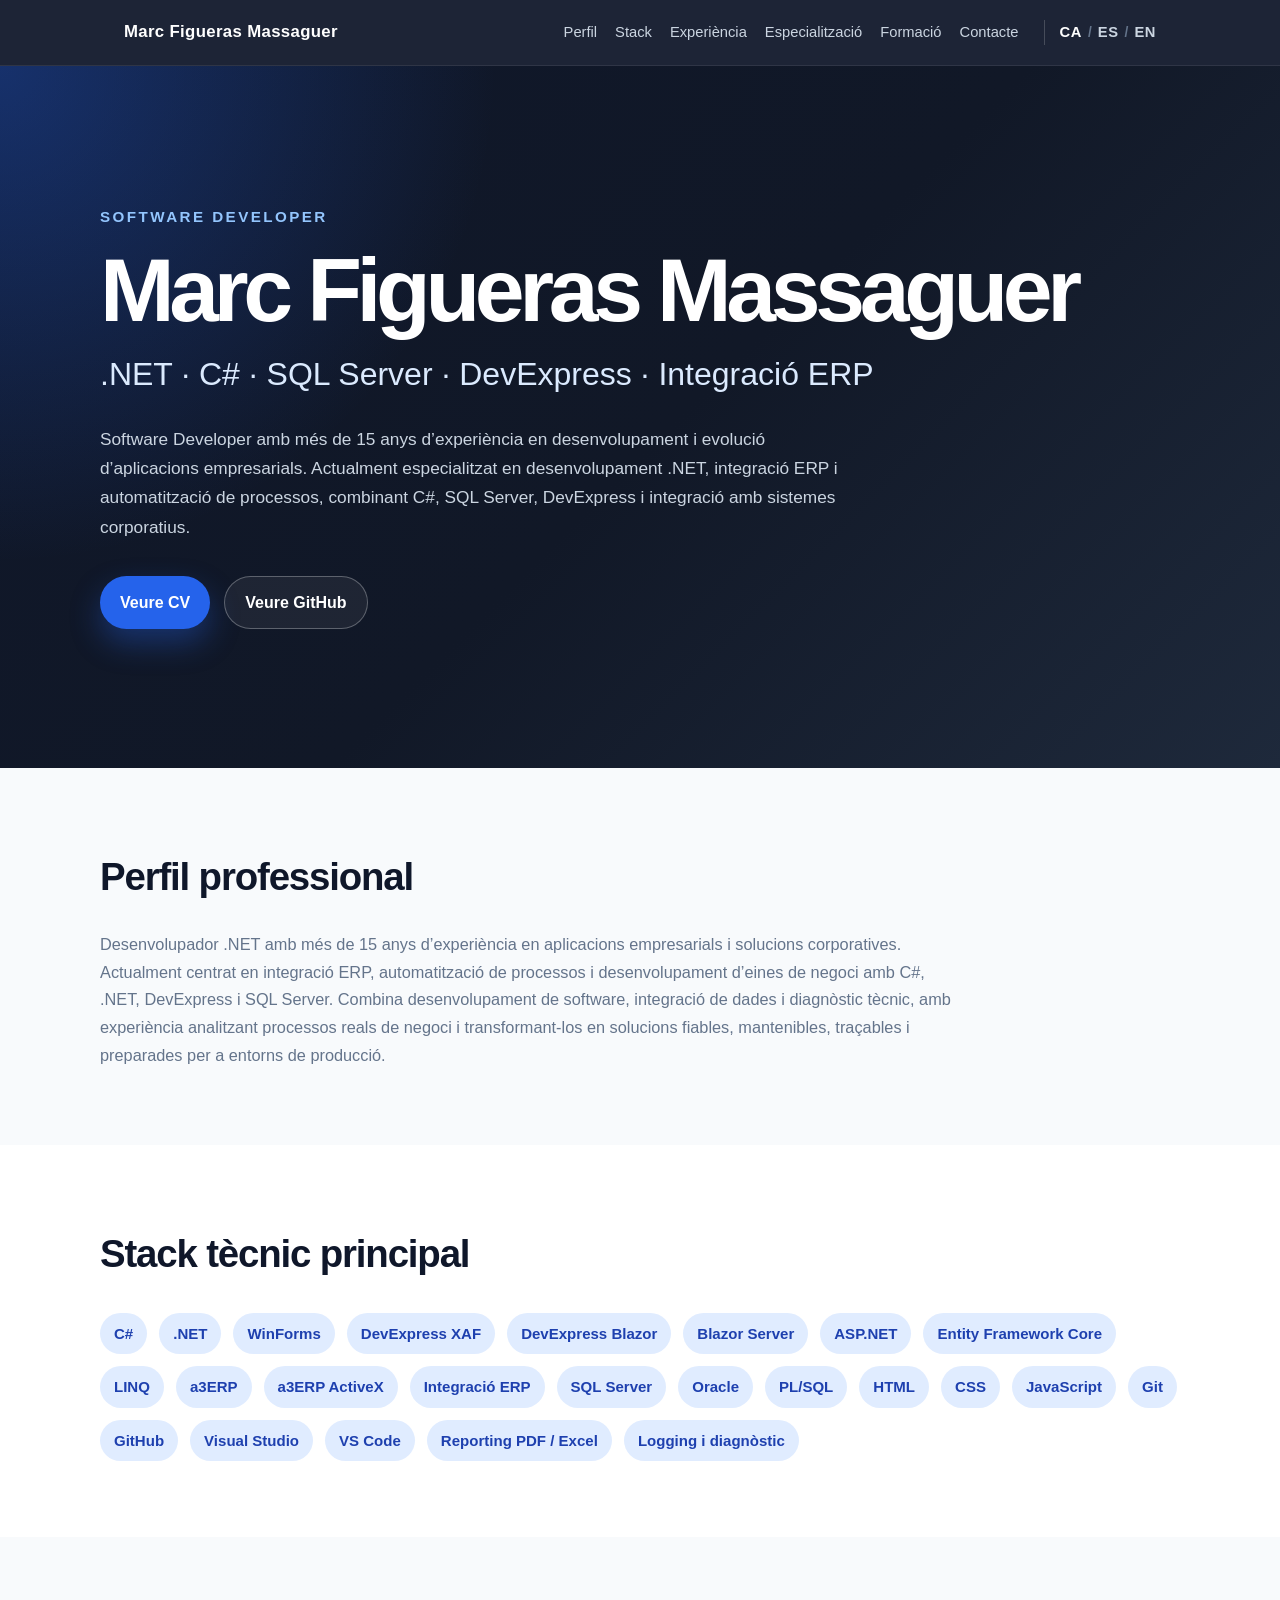
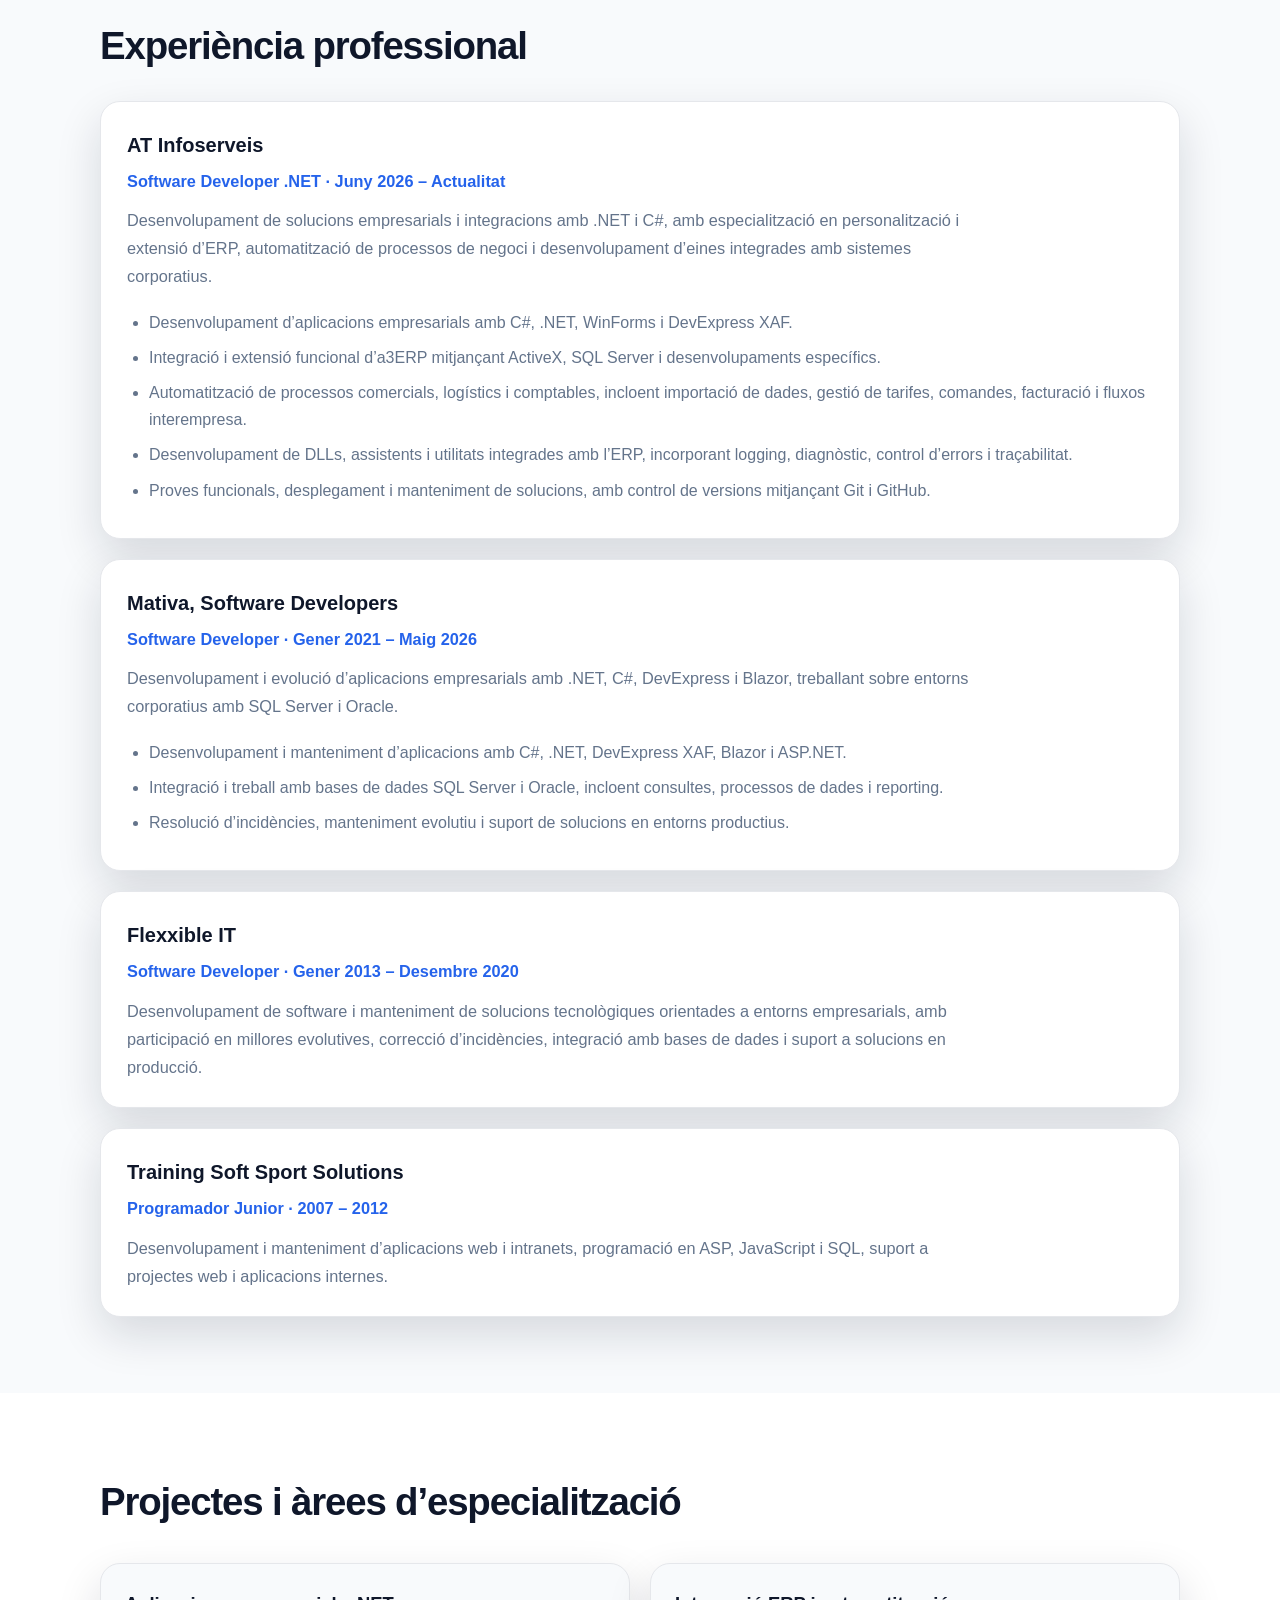
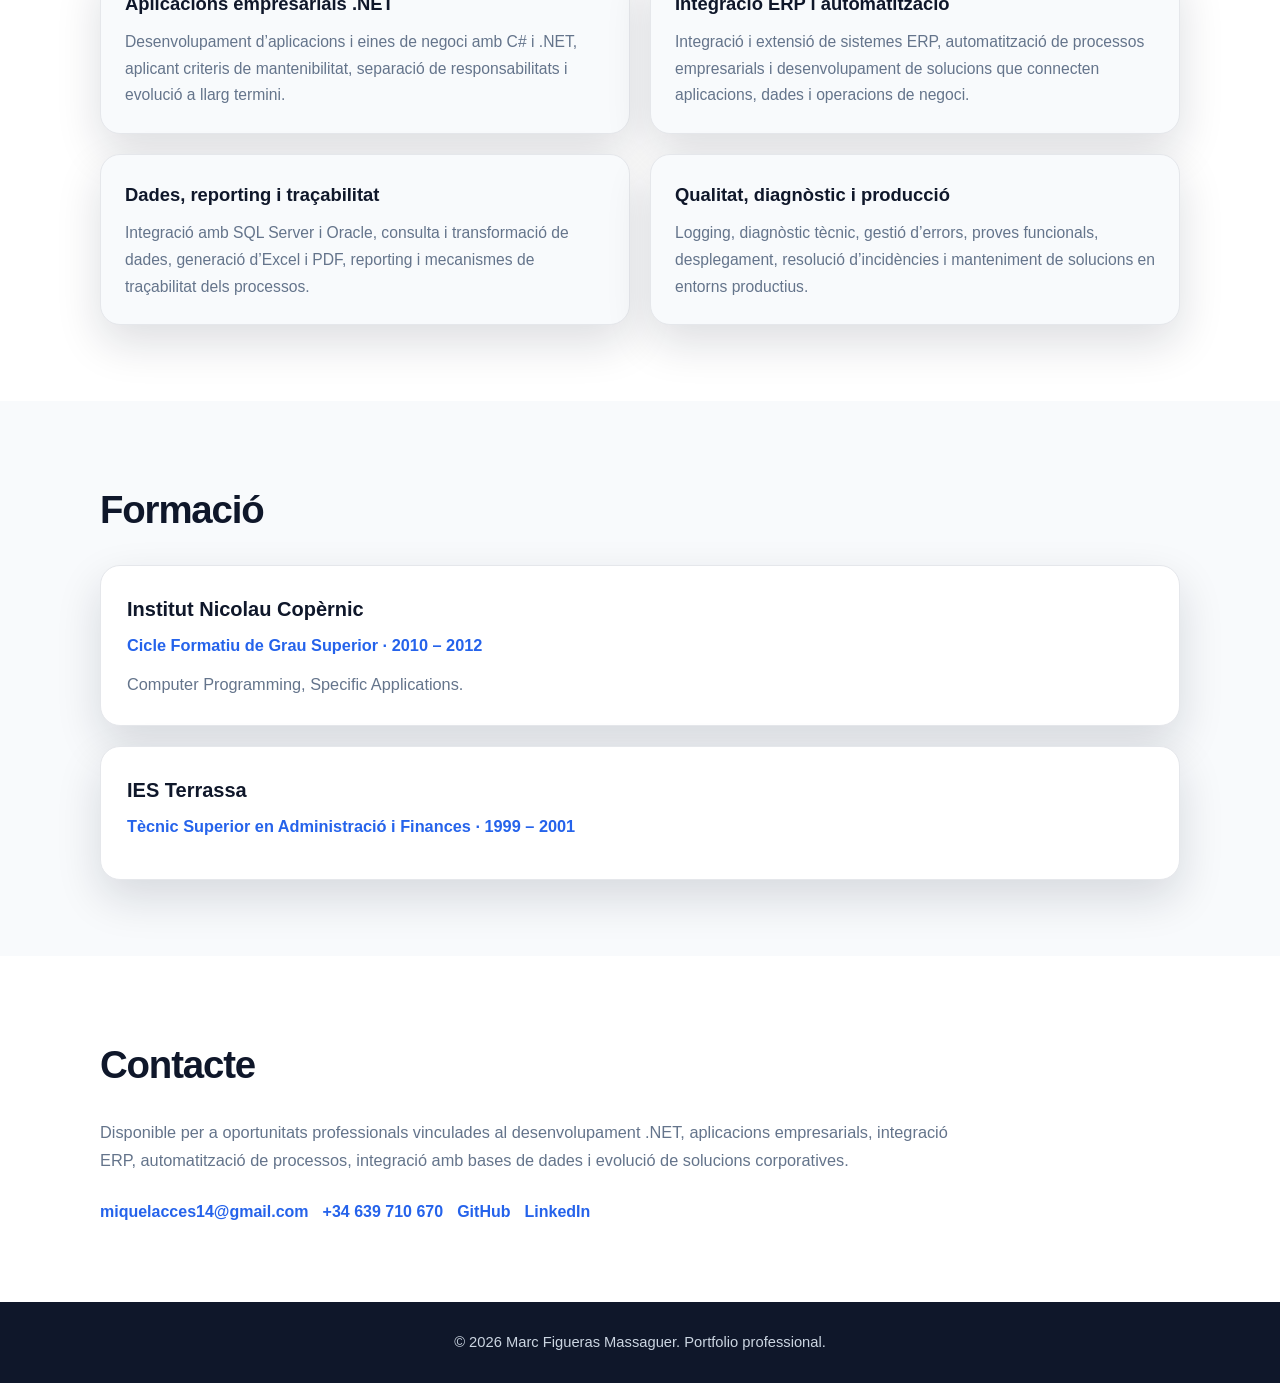
<file: index.html>
<!DOCTYPE html>
<html lang="ca">

<head>
  <meta charset="UTF-8" />
  <meta name="viewport" content="width=device-width, initial-scale=1.0" />

  <title>Marc Figueras Massaguer | .NET Software Developer</title>

  <meta
  name="description"
  content="Portfolio professional de Marc Figueras Massaguer, .NET Software Developer especialitzat en C#, DevExpress, SQL Server, integració ERP, a3ERP i aplicacions empresarials."/>

  <link rel="stylesheet" href="styles.css" />
</head>

<body id="top">

  <header class="site-header">
    <nav class="navbar">
      <div class="brand">Marc Figueras Massaguer</div>

      <div class="nav-links">
        <a href="#perfil">Perfil</a>
        <a href="#stack">Stack</a>
        <a href="#experiencia">Experiència</a>
        <a href="#especializacion">Especialització</a>
        <a href="#formacion">Formació</a>
        <a href="#contacto">Contacte</a>

        <div class="language-switcher">
          <a href="index.html" class="active">CA</a>
          <span>/</span>
          <a href="es.html">ES</a>
          <span>/</span>
          <a href="en.html">EN</a>
        </div>
      </div>
    </nav>
  </header>

  <main>
    <section class="hero">
      <div class="hero-content">
        <p class="eyebrow">Software Developer</p>

        <h1>Marc Figueras Massaguer</h1>

        <h2>.NET · C# · SQL Server · DevExpress · Integració ERP</h2>

        <p class="hero-text">
          Software Developer amb més de 15 anys d’experiència en desenvolupament
          i evolució d’aplicacions empresarials. Actualment especialitzat en
          desenvolupament .NET, integració ERP i automatització de processos,
          combinant C#, SQL Server, DevExpress i integració amb sistemes corporatius.
        </p>

        <div class="hero-actions">
          <a class="btn btn-primary" href="assets/cv/CV_Marc_Figueras_Software_Developer_CA.pdf" target="_blank" rel="noopener noreferrer">
            Veure CV
          </a>

          <a class="btn btn-secondary" href="https://github.com/FJ14Prog" target="_blank" rel="noopener noreferrer">
            Veure GitHub
          </a>
        </div>
      </div>
    </section>

    <section id="perfil" class="section">
      <div class="container">
        <h2>Perfil professional</h2>

        <p>
          Desenvolupador .NET amb més de 15 anys d’experiència en aplicacions
          empresarials i solucions corporatives. Actualment centrat en integració ERP,
          automatització de processos i desenvolupament d’eines de negoci amb C#,
          .NET, DevExpress i SQL Server.
          Combina desenvolupament de software, integració de dades i diagnòstic tècnic,
          amb experiència analitzant processos reals de negoci i transformant-los en
          solucions fiables, mantenibles, traçables i preparades per a entorns de producció.
        </p>
      </div>
    </section>

    <section id="stack" class="section section-alt">
      <div class="container">
        <h2>Stack tècnic principal</h2>

        <div class="tags">
          <span>C#</span>
          <span>.NET</span>
          <span>WinForms</span>
          <span>DevExpress XAF</span>
          <span>DevExpress Blazor</span>
          <span>Blazor Server</span>
          <span>ASP.NET</span>
          <span>Entity Framework Core</span>
          <span>LINQ</span>

          <span>a3ERP</span>
          <span>a3ERP ActiveX</span>
          <span>Integració ERP</span>

          <span>SQL Server</span>
          <span>Oracle</span>
          <span>PL/SQL</span>

          <span>HTML</span>
          <span>CSS</span>
          <span>JavaScript</span>

          <span>Git</span>
          <span>GitHub</span>
          <span>Visual Studio</span>
          <span>VS Code</span>

          <span>Reporting PDF / Excel</span>
          <span>Logging i diagnòstic</span>
        </div>
      </div>
    </section>

    <section id="experiencia" class="section">
      <div class="container">
        <h2>Experiència professional</h2>
        <article class="card">
          <h3>AT Infoserveis</h3>

          <p class="card-subtitle">
            Software Developer .NET · Juny 2026 – Actualitat
          </p>

          <p>
            Desenvolupament de solucions empresarials i integracions amb .NET i C#,
            amb especialització en personalització i extensió d’ERP, automatització
            de processos de negoci i desenvolupament d’eines integrades amb sistemes
            corporatius.
          </p>

          <ul class="card-list">
            <li>
              Desenvolupament d’aplicacions empresarials amb C#, .NET,
              WinForms i DevExpress XAF.
            </li>

            <li>
              Integració i extensió funcional d’a3ERP mitjançant ActiveX,
              SQL Server i desenvolupaments específics.
            </li>

            <li>
              Automatització de processos comercials, logístics i comptables,
              incloent importació de dades, gestió de tarifes, comandes,
              facturació i fluxos interempresa.
            </li>

            <li>
              Desenvolupament de DLLs, assistents i utilitats integrades amb
              l’ERP, incorporant logging, diagnòstic, control d’errors i
              traçabilitat.
            </li>

            <li>
              Proves funcionals, desplegament i manteniment de solucions,
              amb control de versions mitjançant Git i GitHub.
            </li>
          </ul>
        </article>
        <article class="card">
          <h3>Mativa, Software Developers</h3>

          <p class="card-subtitle">
            Software Developer · Gener 2021 – Maig 2026
          </p>

          <p>
            Desenvolupament i evolució d’aplicacions empresarials amb .NET,
            C#, DevExpress i Blazor, treballant sobre entorns corporatius
            amb SQL Server i Oracle.
          </p>

          <ul class="card-list">
            <li>
              Desenvolupament i manteniment d’aplicacions amb C#, .NET,
              DevExpress XAF, Blazor i ASP.NET.
            </li>

            <li>
              Integració i treball amb bases de dades SQL Server i Oracle,
              incloent consultes, processos de dades i reporting.
            </li>

            <li>
              Resolució d’incidències, manteniment evolutiu i suport
              de solucions en entorns productius.
            </li>
          </ul>
        </article>

        <article class="card">
          <h3>Flexxible IT</h3>
          <p class="card-subtitle">Software Developer · Gener 2013 – Desembre 2020</p>

          <p>
            Desenvolupament de software i manteniment de solucions tecnològiques orientades
            a entorns empresarials, amb participació en millores evolutives, correcció
            d’incidències, integració amb bases de dades i suport a solucions en producció.
          </p>
        </article>

        <article class="card">
          <h3>Training Soft Sport Solutions</h3>
          <p class="card-subtitle">Programador Junior · 2007 – 2012</p>

          <p>
            Desenvolupament i manteniment d’aplicacions web i intranets, programació en ASP,
            JavaScript i SQL, suport a projectes web i aplicacions internes.
          </p>
        </article>
      </div>
    </section>

    <section id="especializacion" class="section section-alt">
      <div class="container">
        <h2>Projectes i àrees d’especialització</h2>

        <div class="grid">
          <article class="mini-card">
            <h3>Aplicacions empresarials .NET</h3>

            <p>
              Desenvolupament d’aplicacions i eines de negoci amb C# i .NET,
              aplicant criteris de mantenibilitat, separació de responsabilitats
              i evolució a llarg termini.
            </p>
          </article>
          <article class="mini-card">
            <h3>Integració ERP i automatització</h3>

            <p>
              Integració i extensió de sistemes ERP, automatització de processos
              empresarials i desenvolupament de solucions que connecten aplicacions,
              dades i operacions de negoci.
            </p>
          </article>


          <article class="mini-card">
            <h3>Dades, reporting i traçabilitat</h3>

            <p>
              Integració amb SQL Server i Oracle, consulta i transformació de dades,
              generació d’Excel i PDF, reporting i mecanismes de traçabilitat
              dels processos.
            </p>
          </article>


          <article class="mini-card">
            <h3>Qualitat, diagnòstic i producció</h3>

            <p>
              Logging, diagnòstic tècnic, gestió d’errors, proves funcionals,
              desplegament, resolució d’incidències i manteniment de solucions
              en entorns productius.
            </p>
          </article>
        </div>
      </div>
    </section>

    <section id="formacion" class="section">
      <div class="container">
        <h2>Formació</h2>

        <article class="card">
          <h3>Institut Nicolau Copèrnic</h3>
          <p class="card-subtitle">Cicle Formatiu de Grau Superior · 2010 – 2012</p>
          <p>Computer Programming, Specific Applications.</p>
        </article>

        <article class="card">
          <h3>IES Terrassa</h3>
          <p class="card-subtitle">Tècnic Superior en Administració i Finances · 1999 – 2001</p>
        </article>
      </div>
    </section>

    <section id="contacto" class="section section-alt">
      <div class="container">
        <h2>Contacte</h2>

        <p>
          Disponible per a oportunitats professionals vinculades al desenvolupament .NET,
          aplicacions empresarials, integració ERP, automatització de processos,
          integració amb bases de dades i evolució de solucions corporatives.
        </p>

        <div class="contact-links">
          <a href="mailto:miquelacces14@gmail.com">miquelacces14@gmail.com</a>
          <a href="tel:+34639710670">+34 639 710 670</a>
          <a href="https://github.com/FJ14Prog" target="_blank" rel="noopener noreferrer">GitHub</a>
          <a href="https://www.linkedin.com/in/marcfigueras/" target="_blank" rel="noopener noreferrer">LinkedIn</a>
        </div>
      </div>
    </section>
  </main>
  <a
    href="#top"
    class="back-to-top"
    id="back-to-top"
    aria-label="Tornar a dalt"
    title="Tornar a dalt"
  >
    ↑
  </a>

  <footer class="site-footer">
    <p>© <span id="current-year"></span> Marc Figueras Massaguer. Portfolio professional.</p>
  </footer>

  <script src="script.js"></script>
</body>

</html>
</file>
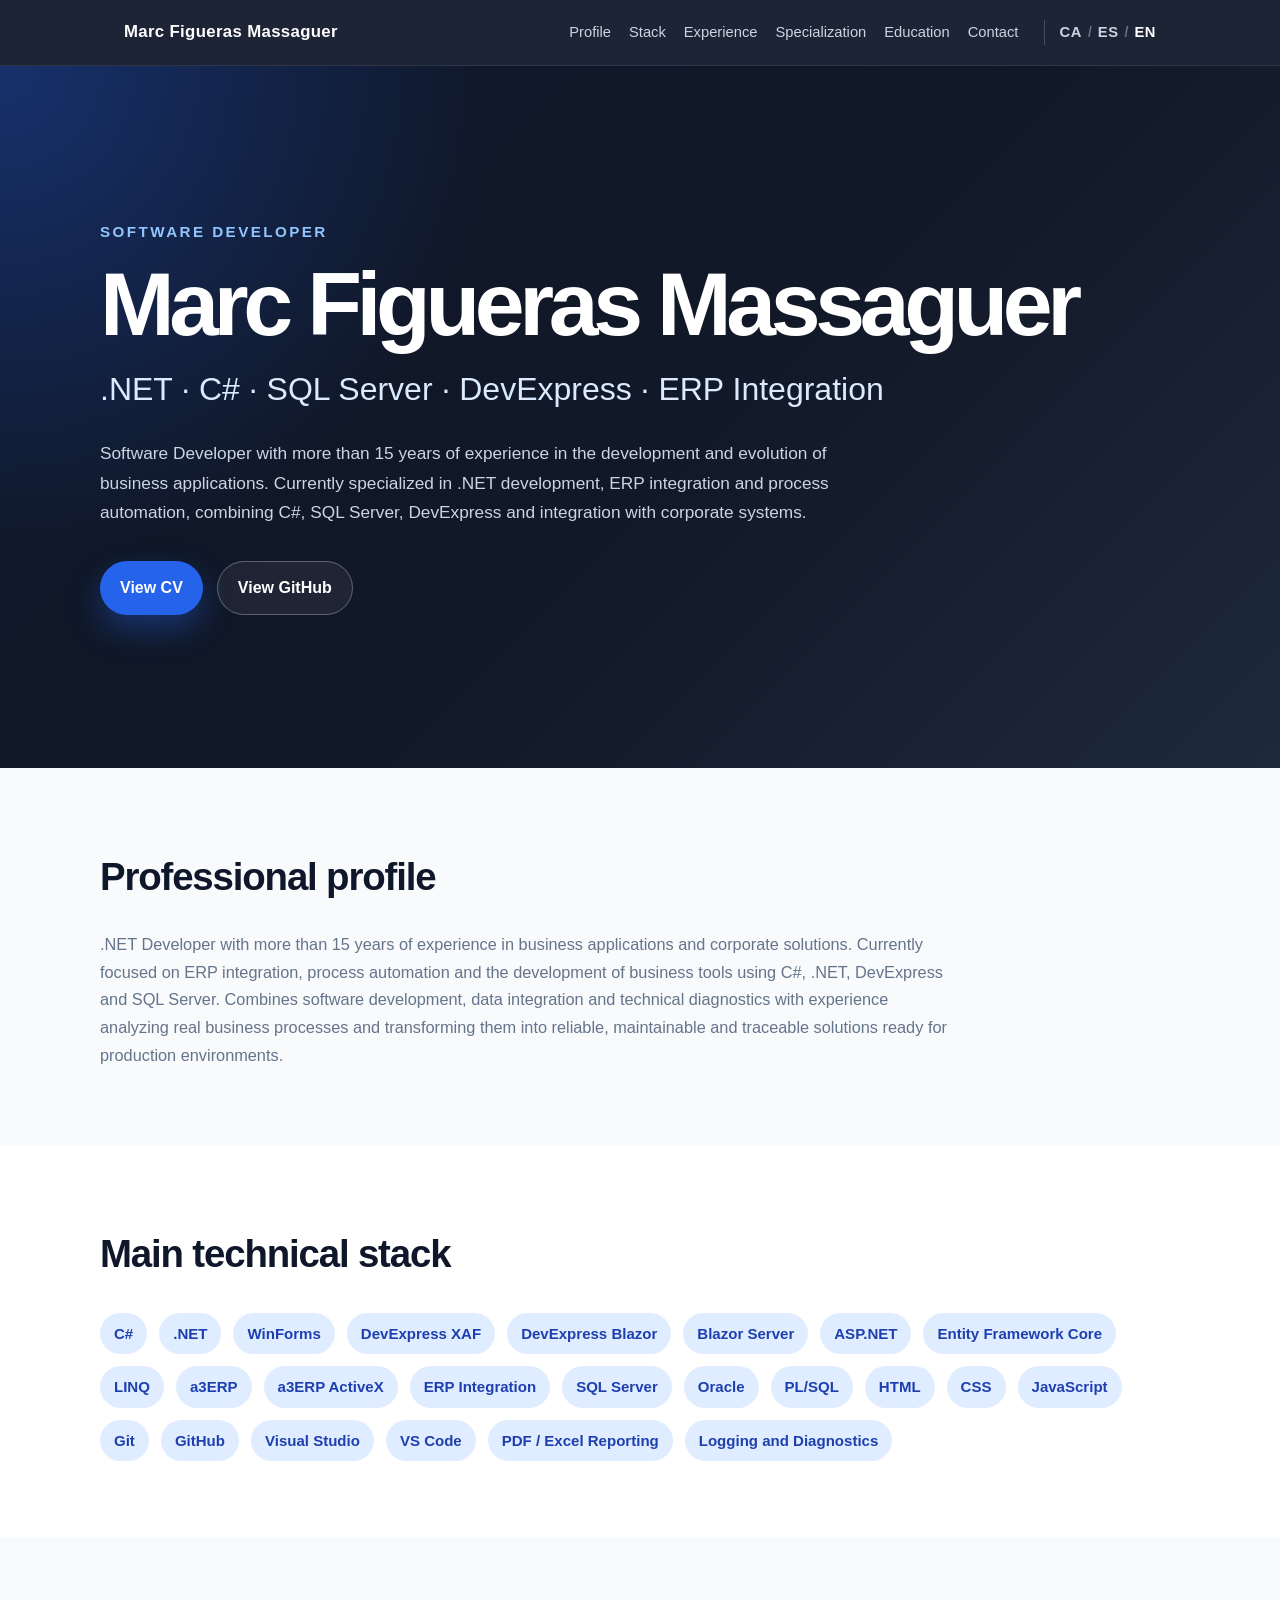
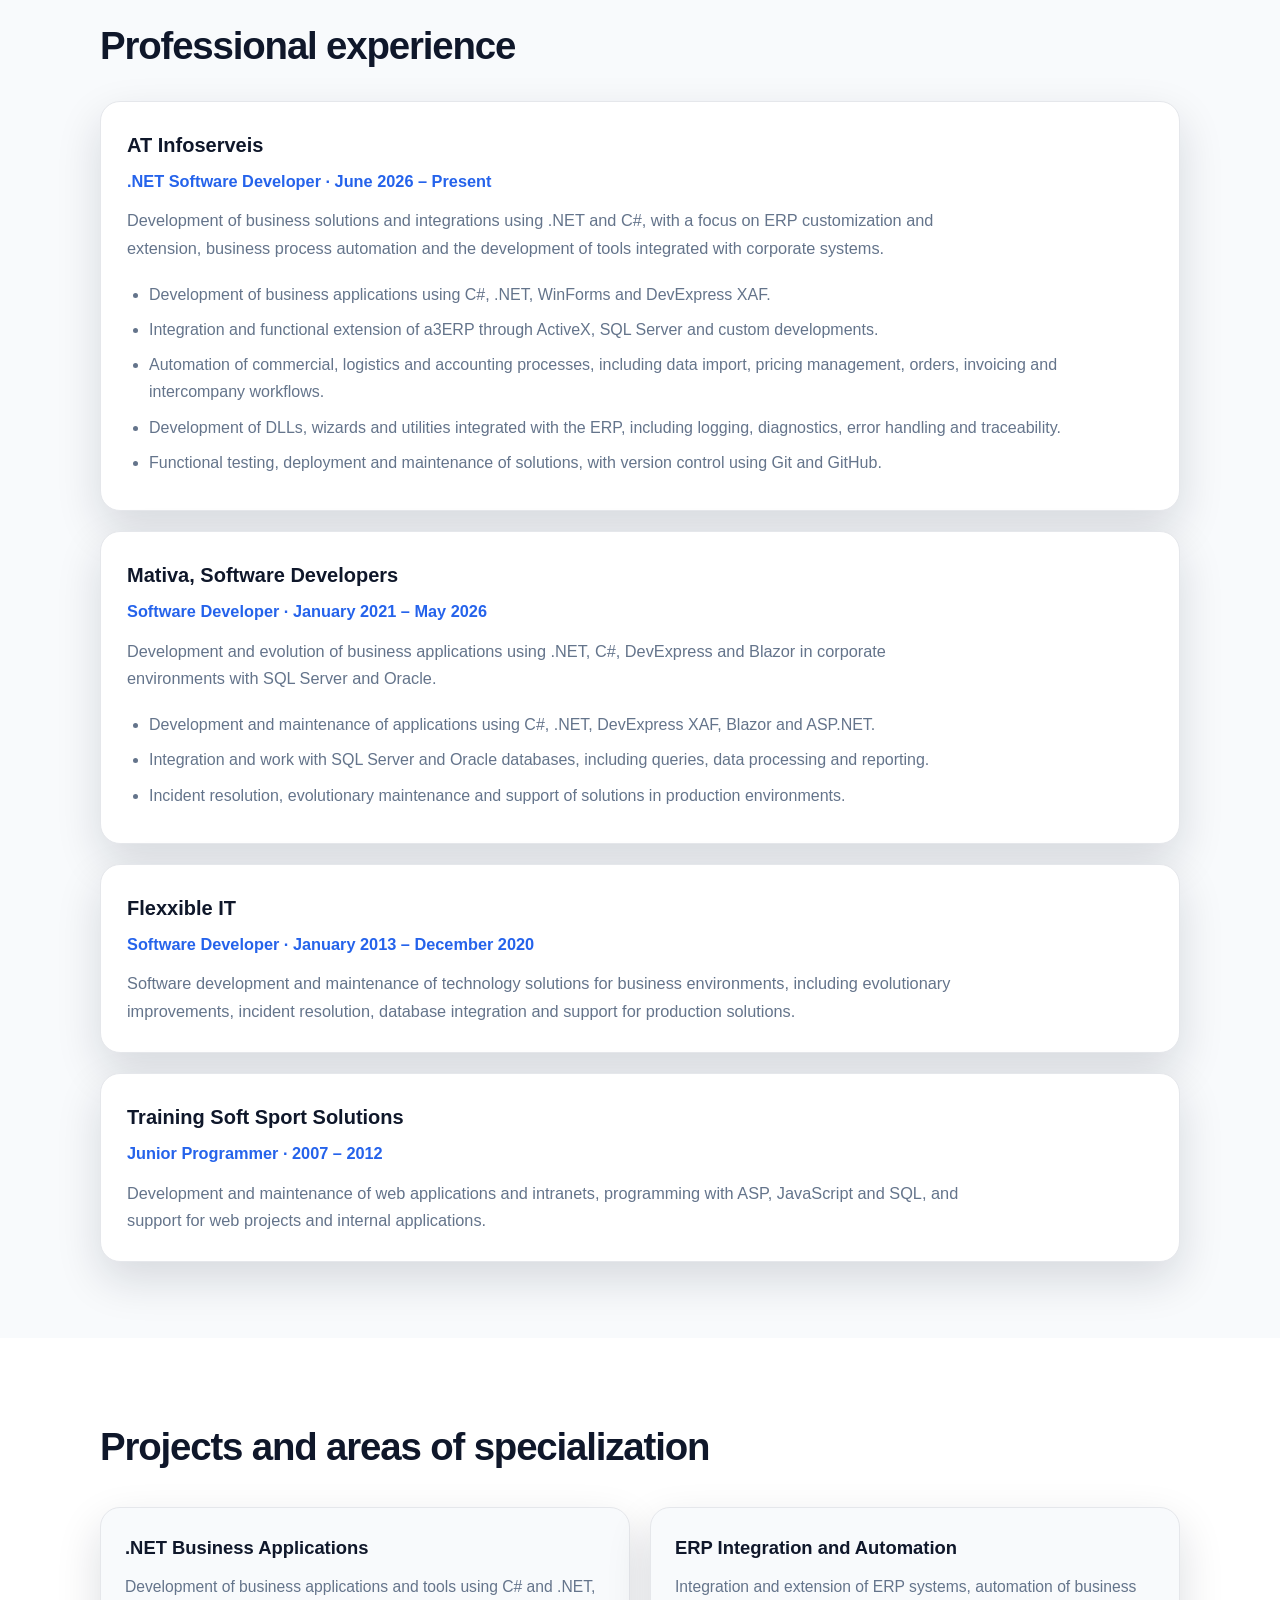
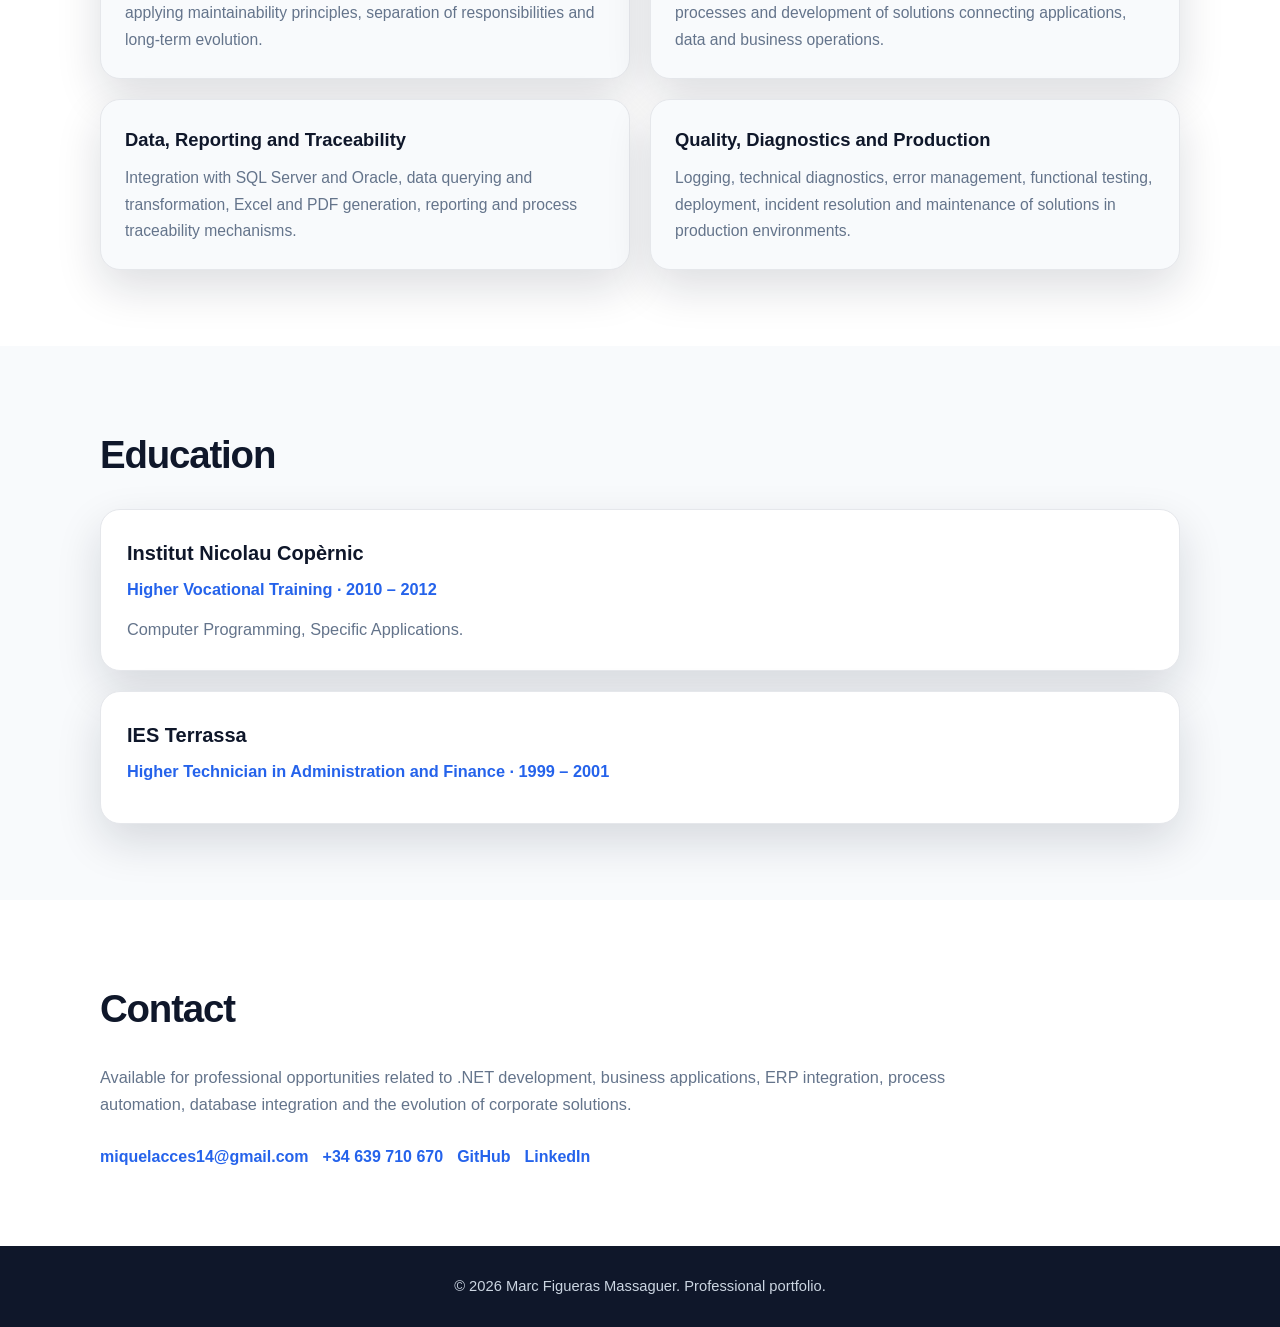
<file: en.html>
<!DOCTYPE html>
<html lang="en">

<head>
  <meta charset="UTF-8" />
  <meta name="viewport" content="width=device-width, initial-scale=1.0" />

  <title>Marc Figueras Massaguer | .NET Software Developer</title>

  <meta
    name="description"
    content="Professional portfolio of Marc Figueras Massaguer, .NET Software Developer specialized in C#, DevExpress, SQL Server, ERP integration, a3ERP and business applications."
  />

  <link rel="stylesheet" href="styles.css" />
</head>

<body id="top">

  <header class="site-header">
    <nav class="navbar">
      <div class="brand">Marc Figueras Massaguer</div>

      <div class="nav-links">
        <a href="#profile">Profile</a>
        <a href="#stack">Stack</a>
        <a href="#experience">Experience</a>
        <a href="#specialization">Specialization</a>
        <a href="#education">Education</a>
        <a href="#contact">Contact</a>

        <div class="language-switcher">
          <a href="index.html">CA</a>
          <span>/</span>
          <a href="es.html">ES</a>
          <span>/</span>
          <a href="en.html" class="active">EN</a>
        </div>
      </div>
    </nav>
  </header>

  <main>

    <!-- HERO -->
    <section class="hero">
      <div class="hero-content">
        <p class="eyebrow">Software Developer</p>

        <h1>Marc Figueras Massaguer</h1>

        <h2>.NET · C# · SQL Server · DevExpress · ERP Integration</h2>

        <p class="hero-text">
          Software Developer with more than 15 years of experience in the development
          and evolution of business applications. Currently specialized in .NET development,
          ERP integration and process automation, combining C#, SQL Server, DevExpress
          and integration with corporate systems.
        </p>

        <div class="hero-actions">
          <a
            class="btn btn-primary"
            href="assets/cv/CV_Marc_Figueras_Software_Developer_EN.pdf"
            target="_blank"
            rel="noopener noreferrer"
          >
            View CV
          </a>

          <a
            class="btn btn-secondary"
            href="https://github.com/FJ14Prog"
            target="_blank"
            rel="noopener noreferrer"
          >
            View GitHub
          </a>
        </div>
      </div>
    </section>


    <!-- PROFILE -->
    <section id="profile" class="section">
      <div class="container">
        <h2>Professional profile</h2>

        <p>
          .NET Developer with more than 15 years of experience in business applications
          and corporate solutions. Currently focused on ERP integration, process automation
          and the development of business tools using C#, .NET, DevExpress and SQL Server.
          Combines software development, data integration and technical diagnostics
          with experience analyzing real business processes and transforming them into
          reliable, maintainable and traceable solutions ready for production environments.
        </p>
      </div>
    </section>


    <!-- STACK -->
    <section id="stack" class="section section-alt">
      <div class="container">
        <h2>Main technical stack</h2>

        <div class="tags">
          <span>C#</span>
          <span>.NET</span>
          <span>WinForms</span>
          <span>DevExpress XAF</span>
          <span>DevExpress Blazor</span>
          <span>Blazor Server</span>
          <span>ASP.NET</span>
          <span>Entity Framework Core</span>
          <span>LINQ</span>

          <span>a3ERP</span>
          <span>a3ERP ActiveX</span>
          <span>ERP Integration</span>

          <span>SQL Server</span>
          <span>Oracle</span>
          <span>PL/SQL</span>

          <span>HTML</span>
          <span>CSS</span>
          <span>JavaScript</span>

          <span>Git</span>
          <span>GitHub</span>
          <span>Visual Studio</span>
          <span>VS Code</span>

          <span>PDF / Excel Reporting</span>
          <span>Logging and Diagnostics</span>
        </div>
      </div>
    </section>


    <!-- EXPERIENCE -->
    <section id="experience" class="section">
      <div class="container">
        <h2>Professional experience</h2>


        <!-- AT INFOSERVEIS -->
        <article class="card">
          <h3>AT Infoserveis</h3>

          <p class="card-subtitle">
            .NET Software Developer · June 2026 – Present
          </p>

          <p>
            Development of business solutions and integrations using .NET and C#,
            with a focus on ERP customization and extension, business process automation
            and the development of tools integrated with corporate systems.
          </p>

          <ul class="card-list">
            <li>
              Development of business applications using C#, .NET,
              WinForms and DevExpress XAF.
            </li>

            <li>
              Integration and functional extension of a3ERP through ActiveX,
              SQL Server and custom developments.
            </li>

            <li>
              Automation of commercial, logistics and accounting processes,
              including data import, pricing management, orders,
              invoicing and intercompany workflows.
            </li>

            <li>
              Development of DLLs, wizards and utilities integrated with
              the ERP, including logging, diagnostics, error handling
              and traceability.
            </li>

            <li>
              Functional testing, deployment and maintenance of solutions,
              with version control using Git and GitHub.
            </li>
          </ul>
        </article>


        <!-- MATIVA -->
        <article class="card">
          <h3>Mativa, Software Developers</h3>

          <p class="card-subtitle">
            Software Developer · January 2021 – May 2026
          </p>

          <p>
            Development and evolution of business applications using .NET,
            C#, DevExpress and Blazor in corporate environments
            with SQL Server and Oracle.
          </p>

          <ul class="card-list">
            <li>
              Development and maintenance of applications using C#, .NET,
              DevExpress XAF, Blazor and ASP.NET.
            </li>

            <li>
              Integration and work with SQL Server and Oracle databases,
              including queries, data processing and reporting.
            </li>

            <li>
              Incident resolution, evolutionary maintenance and support
              of solutions in production environments.
            </li>
          </ul>
        </article>


        <!-- FLEXXIBLE IT -->
        <article class="card">
          <h3>Flexxible IT</h3>

          <p class="card-subtitle">
            Software Developer · January 2013 – December 2020
          </p>

          <p>
            Software development and maintenance of technology solutions for
            business environments, including evolutionary improvements, incident resolution,
            database integration and support for production solutions.
          </p>
        </article>


        <!-- TRAINING SOFT -->
        <article class="card">
          <h3>Training Soft Sport Solutions</h3>

          <p class="card-subtitle">
            Junior Programmer · 2007 – 2012
          </p>

          <p>
            Development and maintenance of web applications and intranets,
            programming with ASP, JavaScript and SQL, and support for
            web projects and internal applications.
          </p>
        </article>

      </div>
    </section>


    <!-- SPECIALIZATION -->
    <section id="specialization" class="section section-alt">
      <div class="container">
        <h2>Projects and areas of specialization</h2>

        <div class="grid">

          <article class="mini-card">
            <h3>.NET Business Applications</h3>

            <p>
              Development of business applications and tools using C# and .NET,
              applying maintainability principles, separation of responsibilities
              and long-term evolution.
            </p>
          </article>


          <article class="mini-card">
            <h3>ERP Integration and Automation</h3>

            <p>
              Integration and extension of ERP systems, automation of business
              processes and development of solutions connecting applications,
              data and business operations.
            </p>
          </article>


          <article class="mini-card">
            <h3>Data, Reporting and Traceability</h3>

            <p>
              Integration with SQL Server and Oracle, data querying and transformation,
              Excel and PDF generation, reporting and process traceability mechanisms.
            </p>
          </article>


          <article class="mini-card">
            <h3>Quality, Diagnostics and Production</h3>

            <p>
              Logging, technical diagnostics, error management, functional testing,
              deployment, incident resolution and maintenance of solutions
              in production environments.
            </p>
          </article>

        </div>
      </div>
    </section>


    <!-- EDUCATION -->
    <section id="education" class="section">
      <div class="container">
        <h2>Education</h2>

        <article class="card">
          <h3>Institut Nicolau Copèrnic</h3>

          <p class="card-subtitle">
            Higher Vocational Training · 2010 – 2012
          </p>

          <p>
            Computer Programming, Specific Applications.
          </p>
        </article>


        <article class="card">
          <h3>IES Terrassa</h3>

          <p class="card-subtitle">
            Higher Technician in Administration and Finance · 1999 – 2001
          </p>
        </article>
      </div>
    </section>


    <!-- CONTACT -->
    <section id="contact" class="section section-alt">
      <div class="container">
        <h2>Contact</h2>

        <p>
          Available for professional opportunities related to .NET development,
          business applications, ERP integration, process automation,
          database integration and the evolution of corporate solutions.
        </p>

        <div class="contact-links">
          <a href="mailto:miquelacces14@gmail.com">
            miquelacces14@gmail.com
          </a>

          <a href="tel:+34639710670">
            +34 639 710 670
          </a>

          <a
            href="https://github.com/FJ14Prog"
            target="_blank"
            rel="noopener noreferrer"
          >
            GitHub
          </a>

          <a
            href="https://www.linkedin.com/in/marcfigueras/"
            target="_blank"
            rel="noopener noreferrer"
          >
            LinkedIn
          </a>
        </div>
      </div>
    </section>

  </main>
    <a
      href="#top"
      class="back-to-top"
      id="back-to-top"
      aria-label="Back to top"
      title="Back to top"
    >
      ↑
    </a>

  <!-- FOOTER -->
  <footer class="site-footer">
    <p>
      © <span id="current-year"></span> Marc Figueras Massaguer. Professional portfolio.
    </p>
  </footer>

  <script src="script.js"></script>

</body>

</html>
</file>
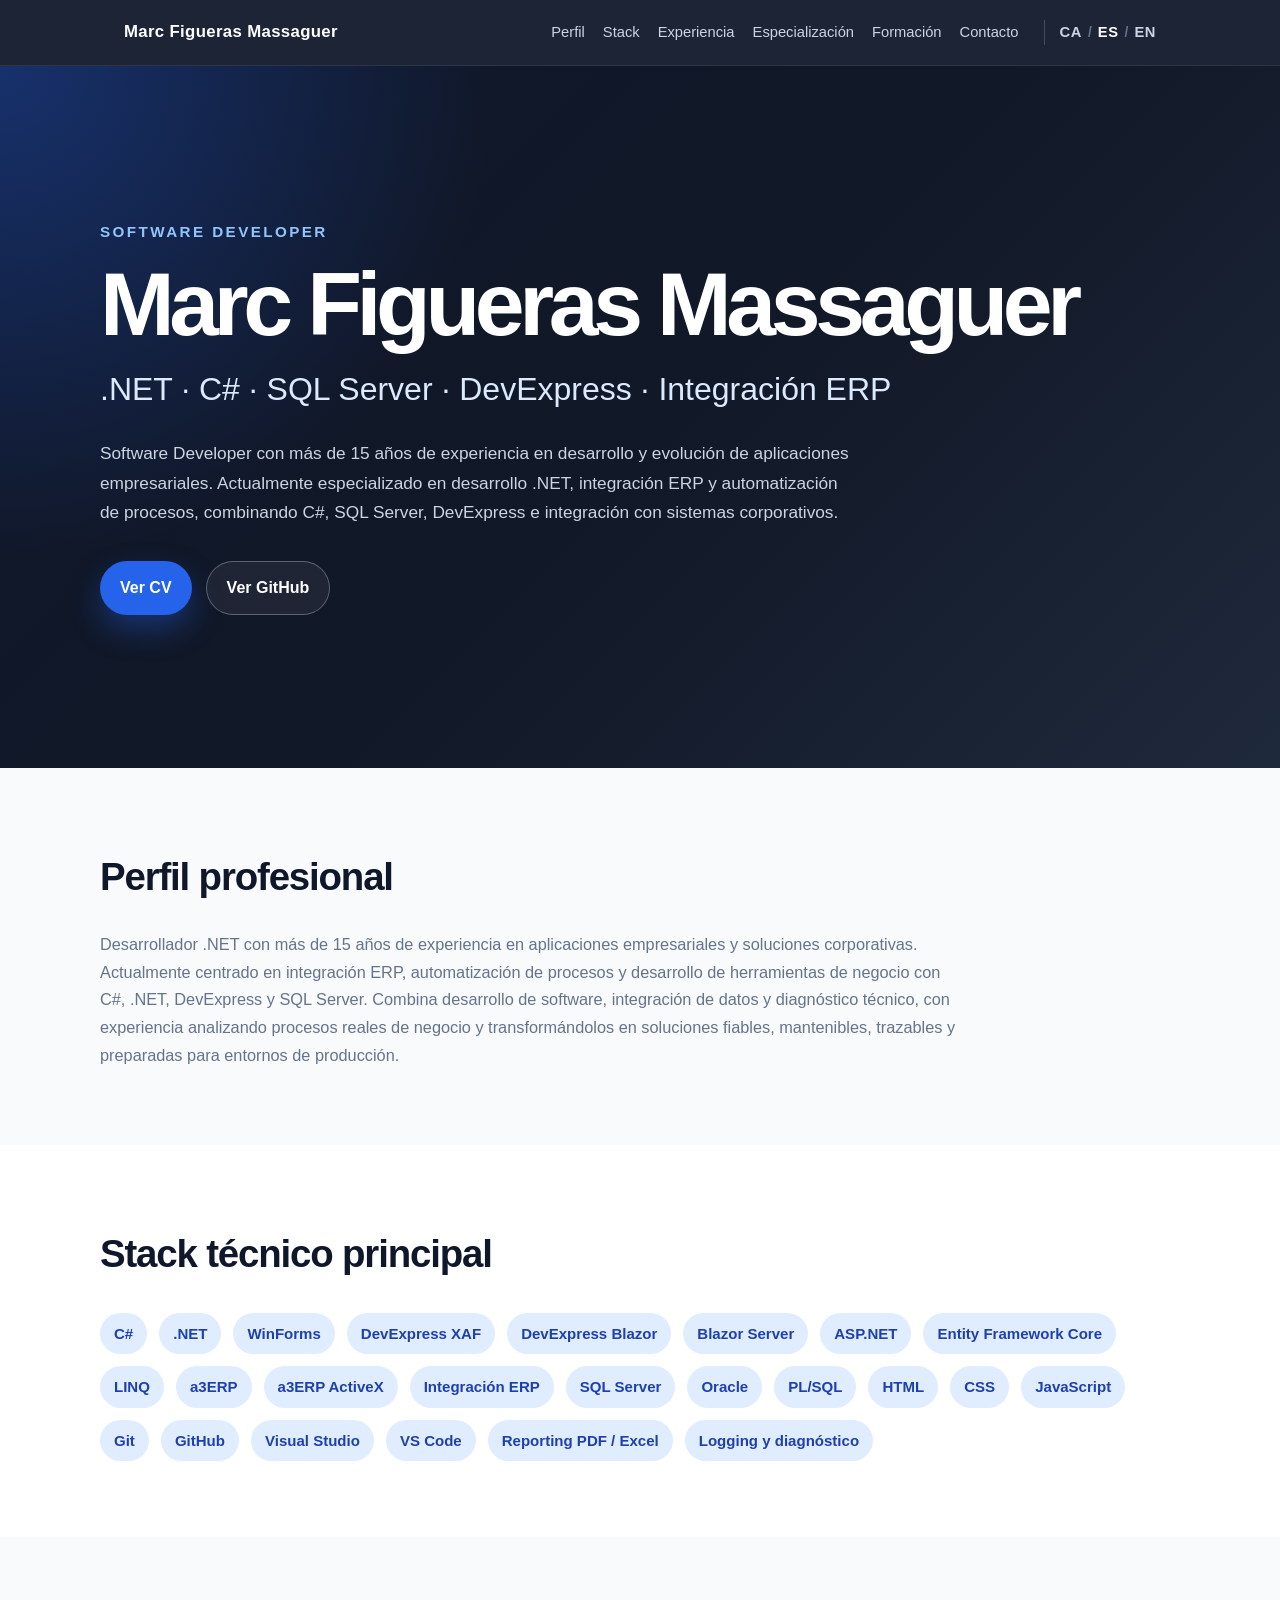
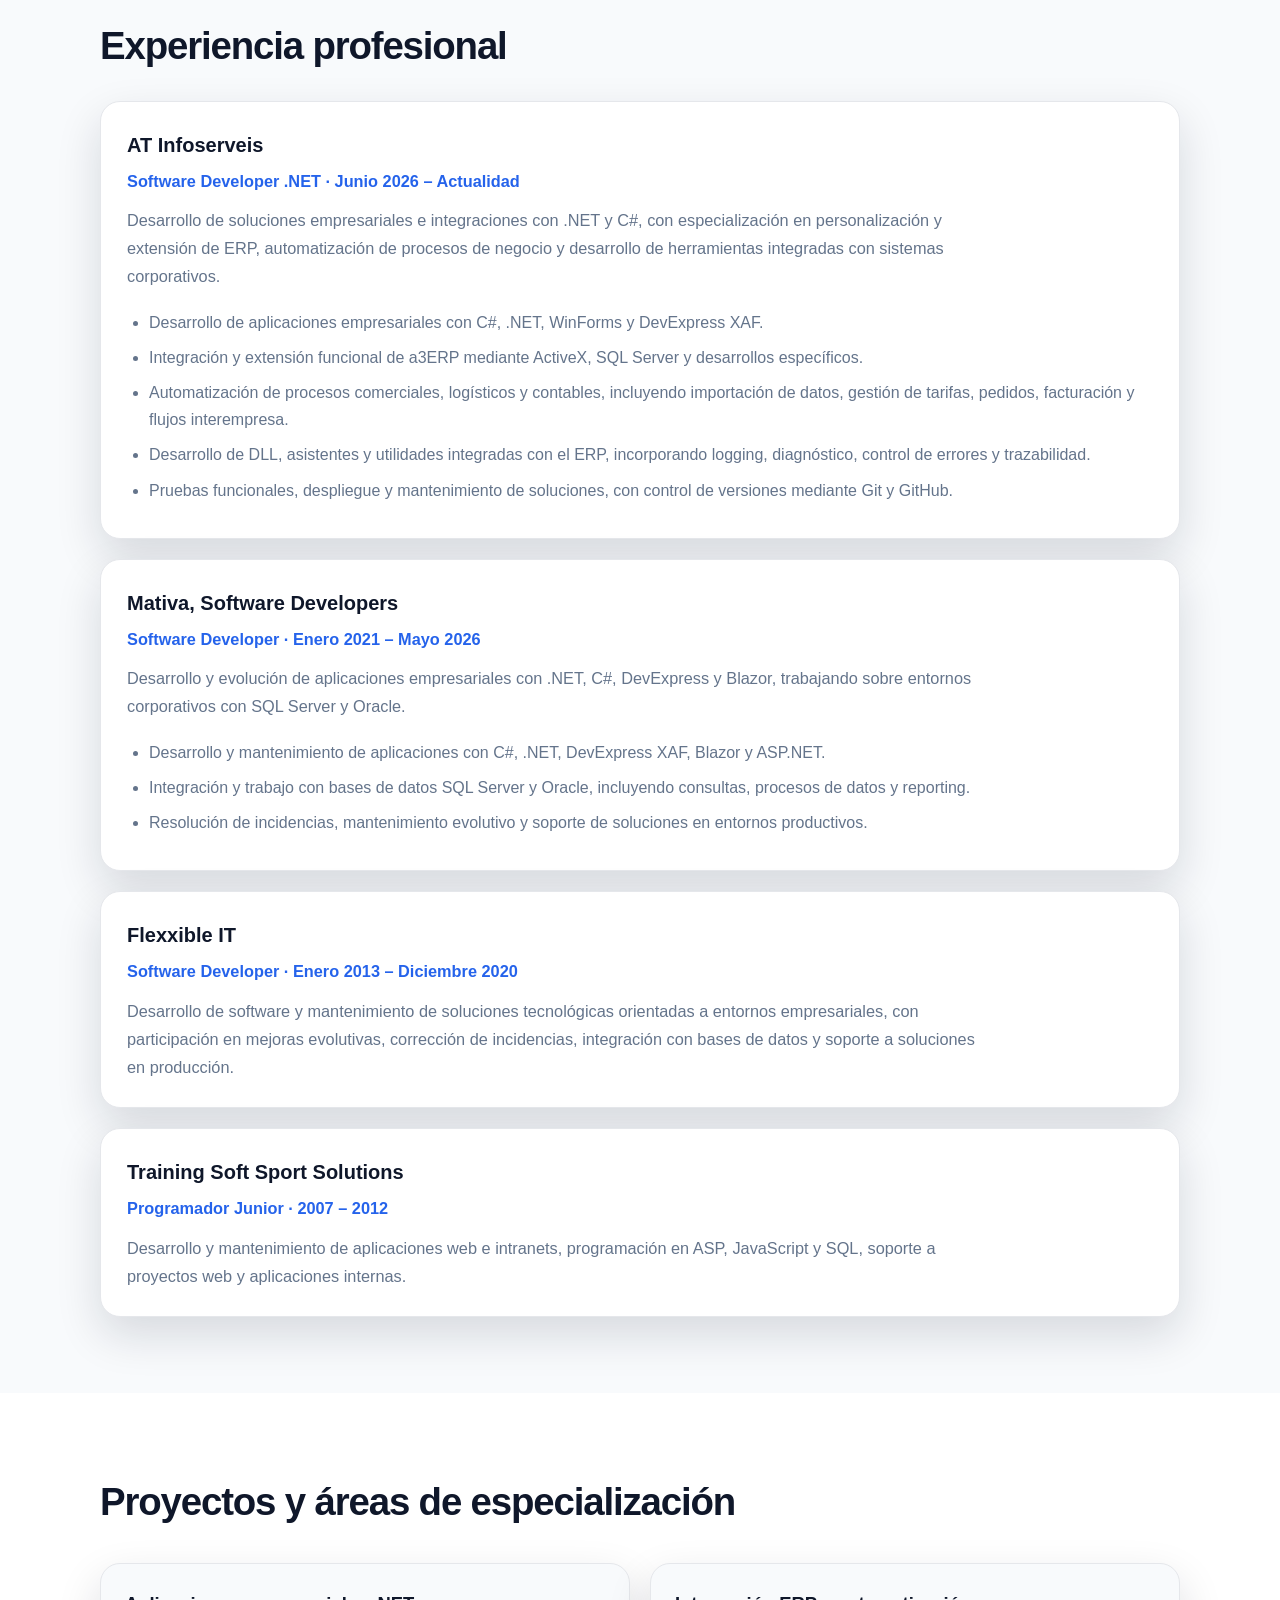
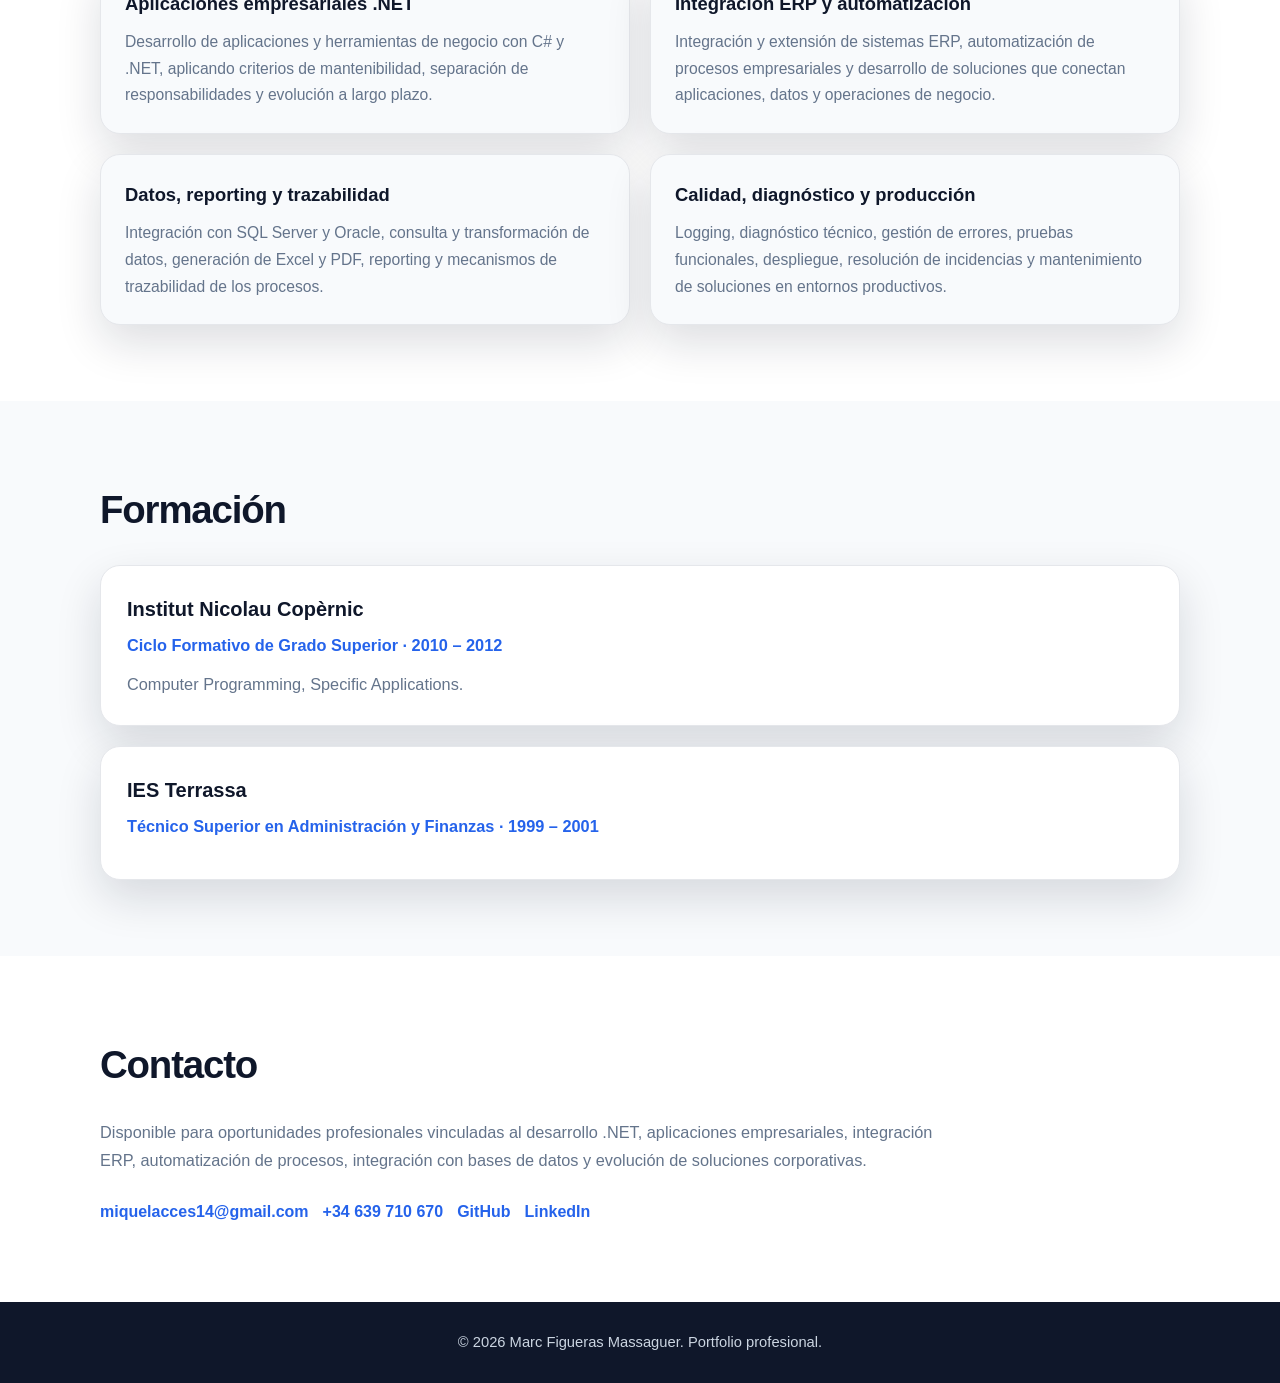
<file: es.html>
<!DOCTYPE html>
<html lang="es">

<head>
  <meta charset="UTF-8" />
  <meta name="viewport" content="width=device-width, initial-scale=1.0" />

  <title>Marc Figueras Massaguer | .NET Software Developer</title>

  <meta
    name="description"
    content="Portfolio profesional de Marc Figueras Massaguer, .NET Software Developer especializado en C#, DevExpress, SQL Server, integración ERP, a3ERP y aplicaciones empresariales."
  />

  <link rel="stylesheet" href="styles.css" />
</head>

<body id="top">

  <header class="site-header">
    <nav class="navbar">
      <div class="brand">Marc Figueras Massaguer</div>

      <div class="nav-links">
        <a href="#perfil">Perfil</a>
        <a href="#stack">Stack</a>
        <a href="#experiencia">Experiencia</a>
        <a href="#especializacion">Especialización</a>
        <a href="#formacion">Formación</a>
        <a href="#contacto">Contacto</a>

        <div class="language-switcher">
          <a href="index.html">CA</a>
          <span>/</span>
          <a href="es.html" class="active">ES</a>
          <span>/</span>
          <a href="en.html">EN</a>
        </div>
      </div>
    </nav>
  </header>

  <main>

    <!-- HERO -->
    <section class="hero">
      <div class="hero-content">
        <p class="eyebrow">Software Developer</p>

        <h1>Marc Figueras Massaguer</h1>

        <h2>.NET · C# · SQL Server · DevExpress · Integración ERP</h2>

        <p class="hero-text">
          Software Developer con más de 15 años de experiencia en desarrollo
          y evolución de aplicaciones empresariales. Actualmente especializado en
          desarrollo .NET, integración ERP y automatización de procesos,
          combinando C#, SQL Server, DevExpress e integración con sistemas corporativos.
        </p>

        <div class="hero-actions">
          <a
            class="btn btn-primary"
            href="assets/cv/CV_Marc_Figueras_Software_Developer_ES.pdf"
            target="_blank"
            rel="noopener noreferrer"
          >
            Ver CV
          </a>

          <a
            class="btn btn-secondary"
            href="https://github.com/FJ14Prog"
            target="_blank"
            rel="noopener noreferrer"
          >
            Ver GitHub
          </a>
        </div>
      </div>
    </section>


    <!-- PERFIL -->
    <section id="perfil" class="section">
      <div class="container">
        <h2>Perfil profesional</h2>

        <p>
          Desarrollador .NET con más de 15 años de experiencia en aplicaciones
          empresariales y soluciones corporativas. Actualmente centrado en integración ERP,
          automatización de procesos y desarrollo de herramientas de negocio con C#,
          .NET, DevExpress y SQL Server.
          Combina desarrollo de software, integración de datos y diagnóstico técnico,
          con experiencia analizando procesos reales de negocio y transformándolos en
          soluciones fiables, mantenibles, trazables y preparadas para entornos de producción.
        </p>
      </div>
    </section>


    <!-- STACK -->
    <section id="stack" class="section section-alt">
      <div class="container">
        <h2>Stack técnico principal</h2>

        <div class="tags">
          <span>C#</span>
          <span>.NET</span>
          <span>WinForms</span>
          <span>DevExpress XAF</span>
          <span>DevExpress Blazor</span>
          <span>Blazor Server</span>
          <span>ASP.NET</span>
          <span>Entity Framework Core</span>
          <span>LINQ</span>

          <span>a3ERP</span>
          <span>a3ERP ActiveX</span>
          <span>Integración ERP</span>

          <span>SQL Server</span>
          <span>Oracle</span>
          <span>PL/SQL</span>

          <span>HTML</span>
          <span>CSS</span>
          <span>JavaScript</span>

          <span>Git</span>
          <span>GitHub</span>
          <span>Visual Studio</span>
          <span>VS Code</span>

          <span>Reporting PDF / Excel</span>
          <span>Logging y diagnóstico</span>
        </div>
      </div>
    </section>


    <!-- EXPERIENCIA -->
    <section id="experiencia" class="section">
      <div class="container">
        <h2>Experiencia profesional</h2>


        <!-- AT INFOSERVEIS -->
        <article class="card">
          <h3>AT Infoserveis</h3>

          <p class="card-subtitle">
            Software Developer .NET · Junio 2026 – Actualidad
          </p>

          <p>
            Desarrollo de soluciones empresariales e integraciones con .NET y C#,
            con especialización en personalización y extensión de ERP, automatización
            de procesos de negocio y desarrollo de herramientas integradas con sistemas
            corporativos.
          </p>

          <ul class="card-list">
            <li>
              Desarrollo de aplicaciones empresariales con C#, .NET,
              WinForms y DevExpress XAF.
            </li>

            <li>
              Integración y extensión funcional de a3ERP mediante ActiveX,
              SQL Server y desarrollos específicos.
            </li>

            <li>
              Automatización de procesos comerciales, logísticos y contables,
              incluyendo importación de datos, gestión de tarifas, pedidos,
              facturación y flujos interempresa.
            </li>

            <li>
              Desarrollo de DLL, asistentes y utilidades integradas con
              el ERP, incorporando logging, diagnóstico, control de errores
              y trazabilidad.
            </li>

            <li>
              Pruebas funcionales, despliegue y mantenimiento de soluciones,
              con control de versiones mediante Git y GitHub.
            </li>
          </ul>
        </article>


        <!-- MATIVA -->
        <article class="card">
          <h3>Mativa, Software Developers</h3>

          <p class="card-subtitle">
            Software Developer · Enero 2021 – Mayo 2026
          </p>

          <p>
            Desarrollo y evolución de aplicaciones empresariales con .NET,
            C#, DevExpress y Blazor, trabajando sobre entornos corporativos
            con SQL Server y Oracle.
          </p>

          <ul class="card-list">
            <li>
              Desarrollo y mantenimiento de aplicaciones con C#, .NET,
              DevExpress XAF, Blazor y ASP.NET.
            </li>

            <li>
              Integración y trabajo con bases de datos SQL Server y Oracle,
              incluyendo consultas, procesos de datos y reporting.
            </li>

            <li>
              Resolución de incidencias, mantenimiento evolutivo y soporte
              de soluciones en entornos productivos.
            </li>
          </ul>
        </article>


        <!-- FLEXXIBLE IT -->
        <article class="card">
          <h3>Flexxible IT</h3>

          <p class="card-subtitle">
            Software Developer · Enero 2013 – Diciembre 2020
          </p>

          <p>
            Desarrollo de software y mantenimiento de soluciones tecnológicas orientadas
            a entornos empresariales, con participación en mejoras evolutivas, corrección
            de incidencias, integración con bases de datos y soporte a soluciones en producción.
          </p>
        </article>


        <!-- TRAINING SOFT -->
        <article class="card">
          <h3>Training Soft Sport Solutions</h3>

          <p class="card-subtitle">
            Programador Junior · 2007 – 2012
          </p>

          <p>
            Desarrollo y mantenimiento de aplicaciones web e intranets, programación en ASP,
            JavaScript y SQL, soporte a proyectos web y aplicaciones internas.
          </p>
        </article>

      </div>
    </section>


    <!-- ESPECIALIZACIÓN -->
    <section id="especializacion" class="section section-alt">
      <div class="container">
        <h2>Proyectos y áreas de especialización</h2>

        <div class="grid">

          <article class="mini-card">
            <h3>Aplicaciones empresariales .NET</h3>

            <p>
              Desarrollo de aplicaciones y herramientas de negocio con C# y .NET,
              aplicando criterios de mantenibilidad, separación de responsabilidades
              y evolución a largo plazo.
            </p>
          </article>


          <article class="mini-card">
            <h3>Integración ERP y automatización</h3>

            <p>
              Integración y extensión de sistemas ERP, automatización de procesos
              empresariales y desarrollo de soluciones que conectan aplicaciones,
              datos y operaciones de negocio.
            </p>
          </article>


          <article class="mini-card">
            <h3>Datos, reporting y trazabilidad</h3>

            <p>
              Integración con SQL Server y Oracle, consulta y transformación de datos,
              generación de Excel y PDF, reporting y mecanismos de trazabilidad
              de los procesos.
            </p>
          </article>


          <article class="mini-card">
            <h3>Calidad, diagnóstico y producción</h3>

            <p>
              Logging, diagnóstico técnico, gestión de errores, pruebas funcionales,
              despliegue, resolución de incidencias y mantenimiento de soluciones
              en entornos productivos.
            </p>
          </article>

        </div>
      </div>
    </section>


    <!-- FORMACIÓN -->
    <section id="formacion" class="section">
      <div class="container">
        <h2>Formación</h2>

        <article class="card">
          <h3>Institut Nicolau Copèrnic</h3>

          <p class="card-subtitle">
            Ciclo Formativo de Grado Superior · 2010 – 2012
          </p>

          <p>
            Computer Programming, Specific Applications.
          </p>
        </article>


        <article class="card">
          <h3>IES Terrassa</h3>

          <p class="card-subtitle">
            Técnico Superior en Administración y Finanzas · 1999 – 2001
          </p>
        </article>
      </div>
    </section>


    <!-- CONTACTO -->
    <section id="contacto" class="section section-alt">
      <div class="container">
        <h2>Contacto</h2>

        <p>
          Disponible para oportunidades profesionales vinculadas al desarrollo .NET,
          aplicaciones empresariales, integración ERP, automatización de procesos,
          integración con bases de datos y evolución de soluciones corporativas.
        </p>

        <div class="contact-links">
          <a href="mailto:miquelacces14@gmail.com">
            miquelacces14@gmail.com
          </a>

          <a href="tel:+34639710670">
            +34 639 710 670
          </a>

          <a
            href="https://github.com/FJ14Prog"
            target="_blank"
            rel="noopener noreferrer"
          >
            GitHub
          </a>

          <a
            href="https://www.linkedin.com/in/marcfigueras/"
            target="_blank"
            rel="noopener noreferrer"
          >
            LinkedIn
          </a>
        </div>
      </div>
    </section>

  </main>
  <a
    href="#top"
    class="back-to-top"
    id="back-to-top"
    aria-label="Volver arriba"
    title="Volver arriba"
  >
    ↑
  </a>

  <!-- FOOTER -->
  <footer class="site-footer">
    <p>
      © <span id="current-year"></span> Marc Figueras Massaguer. Portfolio profesional.
    </p>
  </footer>

  <script src="script.js"></script>

</body>

</html>
</file>
<file: styles.css>
/* =========================================================
   Portfolio Marc Figueras
   Hoja de estilos principal
   ========================================================= */

/* Reset básico para evitar diferencias entre navegadores */
* {
  box-sizing: border-box;
  margin: 0;
  padding: 0;
}

/* Variables generales de color, espaciado y sombras */
:root {
  --color-bg: #0f172a;
  --color-bg-alt: #111827;
  --color-surface: #ffffff;
  --color-surface-soft: #f8fafc;
  --color-text: #1f2937;
  --color-text-muted: #64748b;
  --color-white: #ffffff;
  --color-primary: #2563eb;
  --color-primary-dark: #1d4ed8;
  --color-border: #e5e7eb;
  --color-tag-bg: #e0ecff;
  --color-tag-text: #1e40af;

  --max-width: 1080px;
  --radius-lg: 20px;
  --radius-md: 14px;
  --shadow-soft: 0 18px 45px rgba(15, 23, 42, 0.14);
}

/* Comportamiento suave al navegar por anclas internas */
html {
  scroll-behavior: smooth;
}

/* Estilo general del documento */
body {
  font-family: Arial, Helvetica, sans-serif;
  background: var(--color-surface-soft);
  color: var(--color-text);
  line-height: 1.7;
}

/* =========================================================
   Header y navegación
   ========================================================= */

.site-header {
  position: sticky;
  top: 0;
  z-index: 10;
  background: rgba(15, 23, 42, 0.94);
  backdrop-filter: blur(12px);
  border-bottom: 1px solid rgba(255, 255, 255, 0.08);
}

/* Barra superior con nombre y enlaces */
.navbar {
  max-width: var(--max-width);
  margin: 0 auto;
  padding: 18px 24px;
  display: flex;
  align-items: center;
  justify-content: space-between;
  gap: 24px;
}

/* Marca personal situada a la izquierda */
.brand {
  color: var(--color-white);
  font-size: 1.05rem;
  font-weight: 700;
  letter-spacing: 0.02em;
}

/* Enlaces de navegación */
.nav-links {
  display: flex;
  align-items: center;
  gap: 18px;
  flex-wrap: wrap;
}

.nav-links a {
  color: #cbd5e1;
  text-decoration: none;
  font-size: 0.92rem;
  transition: color 0.2s ease;
}

.nav-links a:hover {
  color: var(--color-white);
}

/* =========================================================
   Hero principal
   ========================================================= */

.hero {
  min-height: 78vh;
  display: flex;
  align-items: center;
  background:
    radial-gradient(circle at top left, rgba(37, 99, 235, 0.34), transparent 34%),
    linear-gradient(135deg, #0f172a 0%, #111827 52%, #1e293b 100%);
  color: var(--color-white);
  padding: 80px 24px;
}

/* Contenido del bloque de presentación */
.hero-content {
  width: 100%;
  max-width: var(--max-width);
  margin: 0 auto;
}

/* Etiqueta superior pequeña */
.eyebrow {
  color: #93c5fd;
  font-size: 0.95rem;
  font-weight: 700;
  letter-spacing: 0.16em;
  text-transform: uppercase;
  margin-bottom: 16px;
}

/* Nombre principal */
.hero h1 {
  font-size: clamp(2.8rem, 7vw, 5.6rem);
  line-height: 1;
  letter-spacing: -0.06em;
  margin-bottom: 18px;
}

/* Titular técnico */
.hero h2 {
  max-width: 850px;
  color: #dbeafe;
  font-size: clamp(1.25rem, 2.5vw, 2rem);
  font-weight: 500;
  line-height: 1.35;
  margin-bottom: 28px;
}

/* Texto descriptivo de la portada */
.hero-text {
  max-width: 760px;
  color: #cbd5e1;
  font-size: 1.08rem;
  margin-bottom: 34px;
}

/* Contenedor de botones */
.hero-actions {
  display: flex;
  gap: 14px;
  flex-wrap: wrap;
}

/* Botones generales */
.btn {
  display: inline-flex;
  align-items: center;
  justify-content: center;
  min-height: 46px;
  padding: 12px 20px;
  border-radius: 999px;
  font-weight: 700;
  text-decoration: none;
  transition:
    transform 0.18s ease,
    box-shadow 0.18s ease,
    background 0.18s ease;
}

.btn:hover {
  transform: translateY(-2px);
}

/* Botón principal */
.btn-primary {
  background: var(--color-primary);
  color: var(--color-white);
  box-shadow: 0 14px 30px rgba(37, 99, 235, 0.35);
}

.btn-primary:hover {
  background: var(--color-primary-dark);
}

/* Botón secundario */
.btn-secondary {
  color: var(--color-white);
  border: 1px solid rgba(255, 255, 255, 0.28);
  background: rgba(255, 255, 255, 0.06);
}

.btn-secondary:hover {
  background: rgba(255, 255, 255, 0.12);
}

/* =========================================================
   Secciones generales
   ========================================================= */

.section {
  padding: 76px 24px;
  background: var(--color-surface-soft);
}

.section-alt {
  background: var(--color-surface);
}

/* Contenedor interno estándar */
.container {
  max-width: var(--max-width);
  margin: 0 auto;
}

/* Títulos de sección */
.section h2 {
  font-size: clamp(1.8rem, 3vw, 2.5rem);
  letter-spacing: -0.03em;
  margin-bottom: 22px;
  color: #0f172a;
}

/* Párrafos de sección */
.section p {
  max-width: 860px;
  color: var(--color-text-muted);
  font-size: 1.02rem;
}

/* =========================================================
   Tarjetas de experiencia y formación
   ========================================================= */

.card {
  background: var(--color-surface-soft);
  border: 1px solid var(--color-border);
  border-radius: var(--radius-lg);
  padding: 26px;
  margin-top: 20px;
  box-shadow: var(--shadow-soft);
}

.section:not(.section-alt) .card {
  background: var(--color-surface);
}

.card h3 {
  font-size: 1.25rem;
  color: #0f172a;
  margin-bottom: 6px;
}

.card-subtitle {
  color: var(--color-primary) !important;
  font-weight: 700;
  margin-bottom: 12px;
}

/* =========================================================
   Tecnologías
   ========================================================= */

.tags {
  display: flex;
  flex-wrap: wrap;
  gap: 12px;
  margin-top: 26px;
}

/* Etiqueta individual de tecnología */
.tags span {
  display: inline-flex;
  align-items: center;
  min-height: 38px;
  padding: 8px 14px;
  border-radius: 999px;
  background: var(--color-tag-bg);
  color: var(--color-tag-text);
  font-weight: 700;
  font-size: 0.94rem;
}

/* =========================================================
   Contacto
   ========================================================= */

.contact-links {
  display: flex;
  flex-wrap: wrap;
  gap: 14px;
  margin-top: 24px;
}

.contact-links a {
  color: var(--color-primary);
  font-weight: 700;
  text-decoration: none;
}

.contact-links a:hover {
  text-decoration: underline;
}

/* =========================================================
   Footer
   ========================================================= */

.site-footer {
  background: var(--color-bg);
  color: #cbd5e1;
  text-align: center;
  padding: 28px 24px;
}

.site-footer p {
  font-size: 0.92rem;
}

/* =========================================================
   Responsive
   ========================================================= */

@media (max-width: 760px) {
  .navbar {
    align-items: flex-start;
    flex-direction: column;
  }

  .nav-links {
    gap: 12px;
  }

  .hero {
    min-height: auto;
    padding: 72px 24px;
  }

  .section {
    padding: 58px 22px;
  }

  .card {
    padding: 22px;
  }
}

/* =========================================================
   Listas internas de tarjetas
   ========================================================= */

/* Lista de puntos dentro de una tarjeta de experiencia */
.card-list {
  margin-top: 18px;
  padding-left: 22px;
  color: var(--color-text-muted);
}

/* Espaciado entre elementos de la lista */
.card-list li {
  margin-bottom: 8px;
}

/* =========================================================
   Grid de áreas de especialización
   ========================================================= */

/* Rejilla responsive para mostrar áreas profesionales */
.grid {
  display: grid;
  grid-template-columns: repeat(2, minmax(0, 1fr));
  gap: 20px;
  margin-top: 28px;
}

/* Tarjeta pequeña para especializaciones */
.mini-card {
  background: var(--color-surface-soft);
  border: 1px solid var(--color-border);
  border-radius: var(--radius-lg);
  padding: 24px;
  box-shadow: var(--shadow-soft);
}

/* Título de cada tarjeta pequeña */
.mini-card h3 {
  color: #0f172a;
  font-size: 1.15rem;
  margin-bottom: 10px;
}

/* Texto de cada tarjeta pequeña */
.mini-card p {
  color: var(--color-text-muted);
  font-size: 0.98rem;
}

/* Ajuste responsive para que el grid pase a una columna en móvil */
@media (max-width: 760px) {
  .grid {
    grid-template-columns: 1fr;
  }
}

/* =========================================================
   Selector de idioma
   ========================================================= */

/* Selector simple CA / ES integrado en la navegación */
.language-switcher {
  display: inline-flex;
  align-items: center;
  gap: 6px;
  margin-left: 8px;
  padding-left: 14px;
  border-left: 1px solid rgba(255, 255, 255, 0.18);
  color: #94a3b8;
  font-size: 0.86rem;
  font-weight: 700;
}

/* Enlaces del selector de idioma */
.language-switcher a {
  color: #cbd5e1;
  text-decoration: none;
  letter-spacing: 0.04em;
}

/* Idioma activo */
.language-switcher a.active {
  color: var(--color-white);
}

/* Separador CA / ES */
.language-switcher span {
  color: #64748b;
}

/* =========================================================
   Botó tornar a dalt
   ========================================================= */

.back-to-top {
  position: fixed;
  right: 28px;
  bottom: 28px;

  width: 48px;
  height: 48px;

  display: flex;
  align-items: center;
  justify-content: center;

  border-radius: 50%;

  background: var(--color-bg);
  color: var(--color-white);

  font-size: 1.35rem;
  font-weight: 700;

  text-decoration: none;

  box-shadow: 0 8px 24px rgba(15, 23, 42, 0.25);

  opacity: 0;
  visibility: hidden;
  transform: translateY(10px);

  transition:
    opacity 0.25s ease,
    visibility 0.25s ease,
    transform 0.25s ease,
    background 0.25s ease;

  z-index: 1000;
}

.back-to-top:hover {
  background: var(--color-primary);
  transform: translateY(-2px);
}

.back-to-top.visible {
  opacity: 1;
  visibility: visible;
  transform: translateY(0);
}

@media (max-width: 600px) {
  .back-to-top {
    right: 18px;
    bottom: 18px;

    width: 44px;
    height: 44px;

    font-size: 1.2rem;
  }
}
</file>
